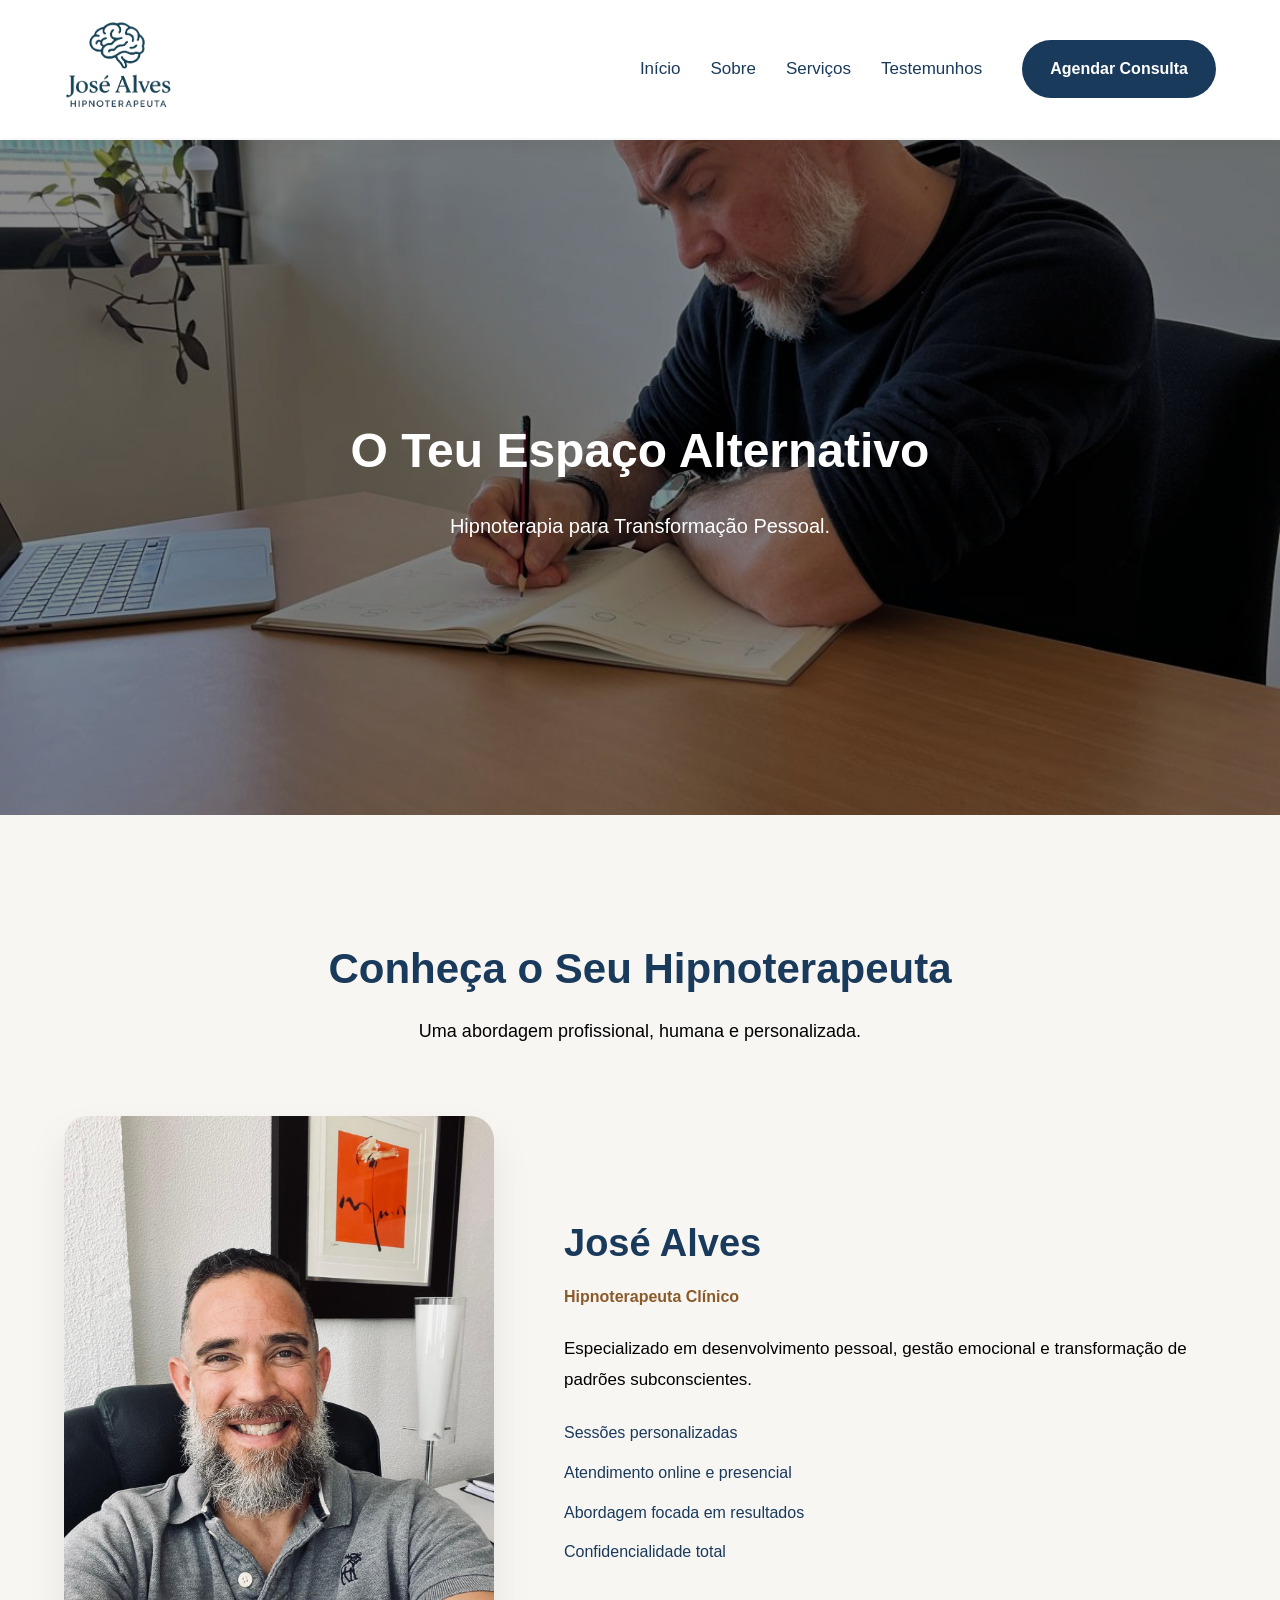
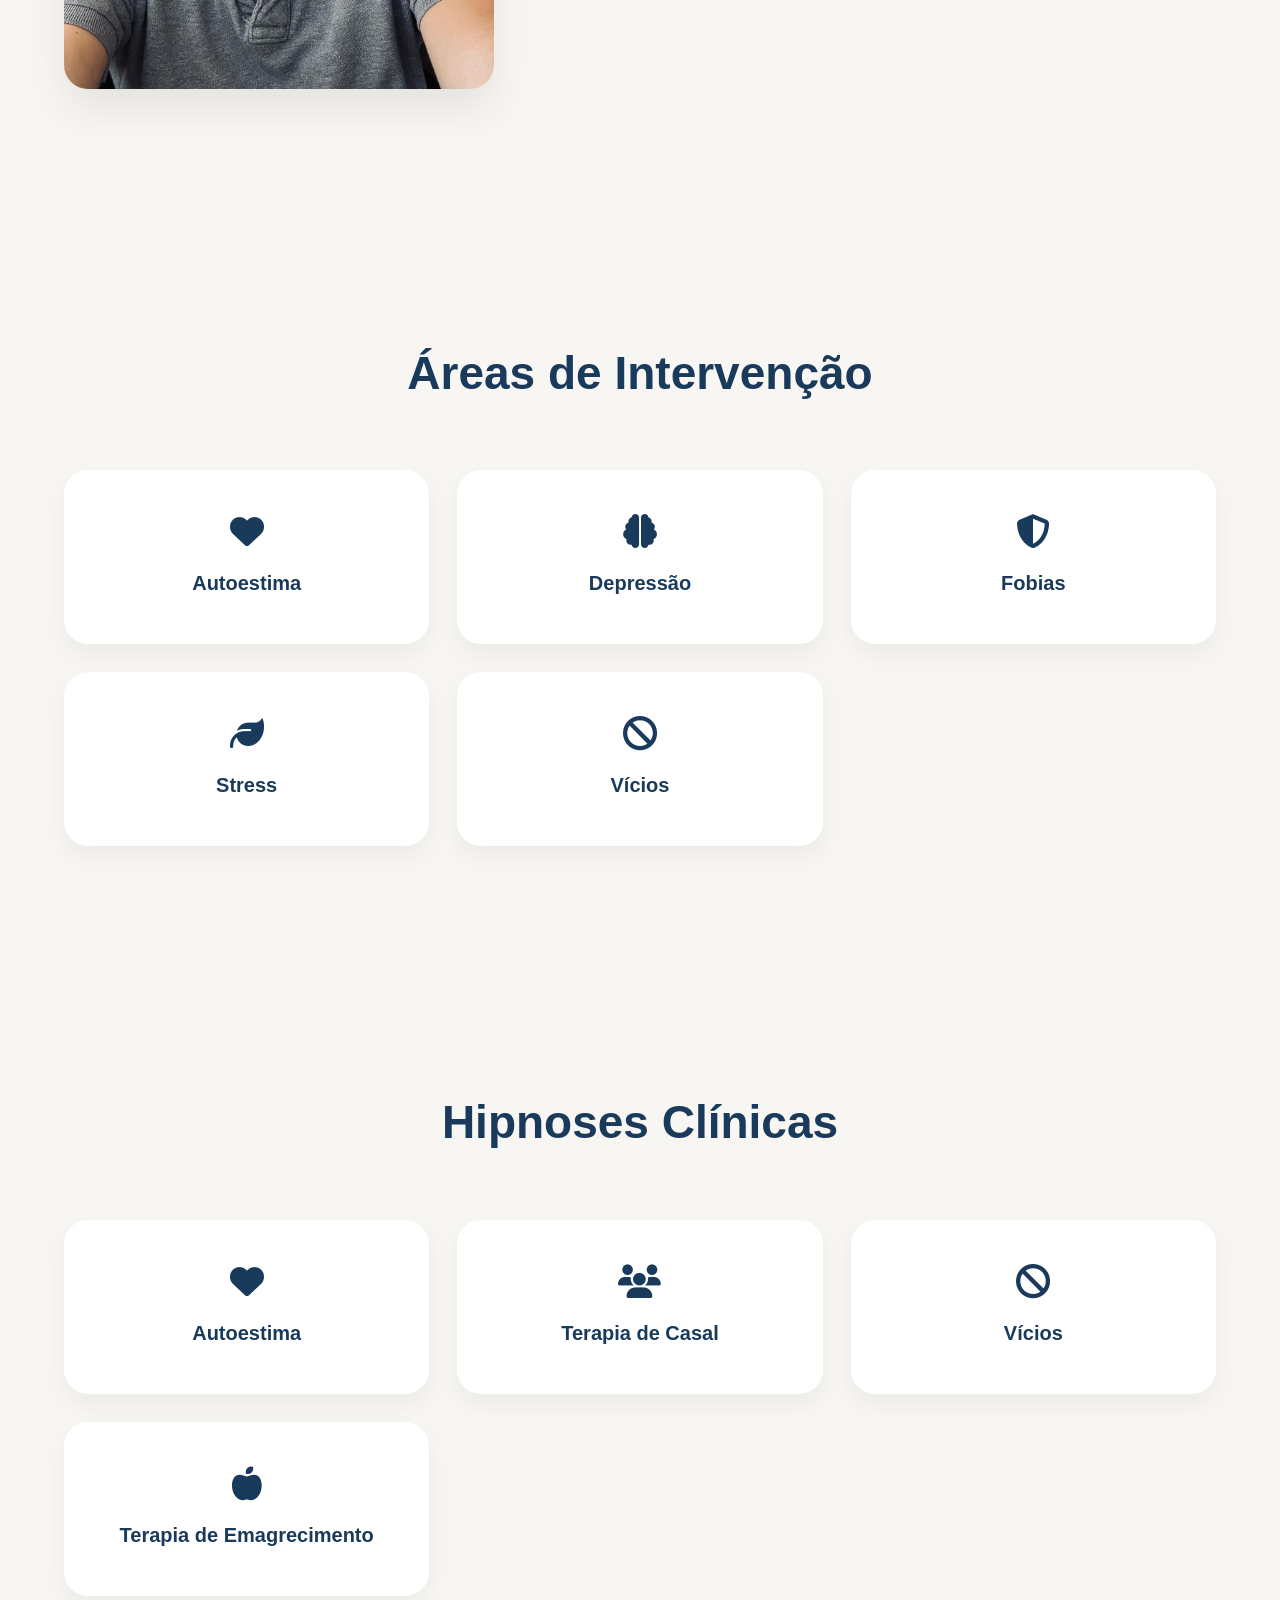
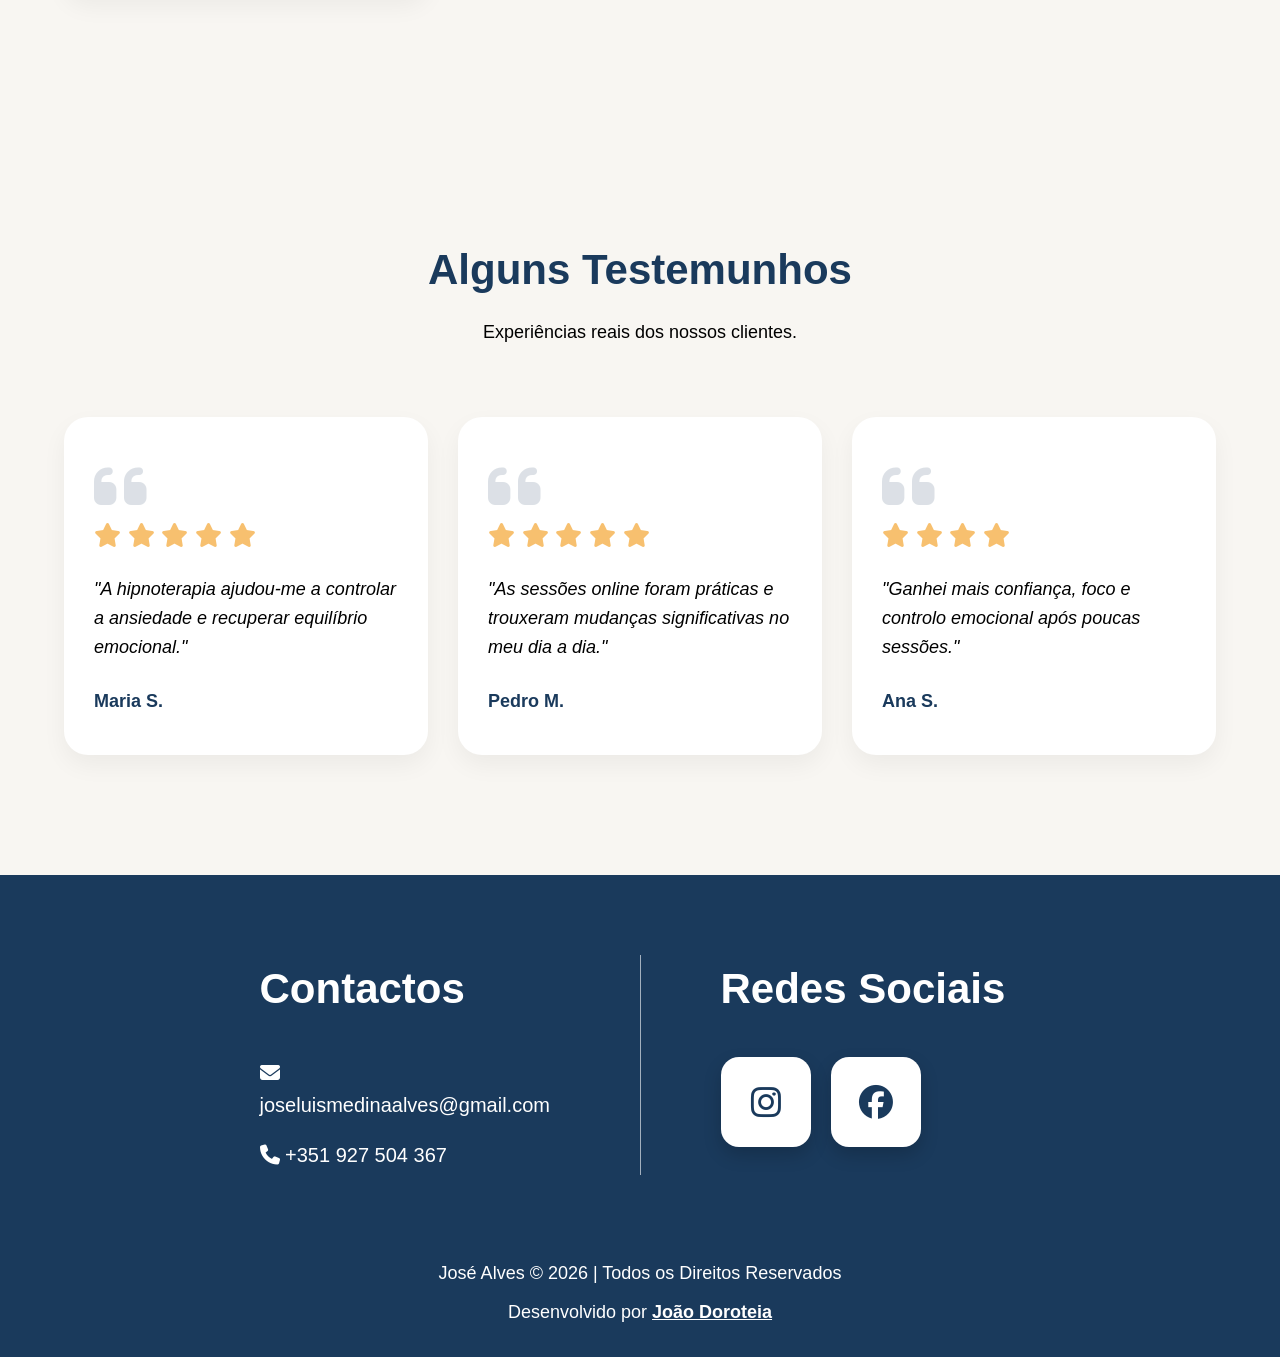
<file: index.html>
<!DOCTYPE html>
<html lang="pt">

<head>
    <meta charset="UTF-8">
    <meta name="viewport" content="width=device-width, initial-scale=1.0">
    <title>José Alves - Teu Espaço Alternativo</title>
    <link rel="stylesheet" href="styles.css" />
    <link rel="stylesheet" href="https://cdnjs.cloudflare.com/ajax/libs/font-awesome/6.5.0/css/all.min.css">
</head>

<body>

    <!-- ////////////////////////////////////////////////////////////////////////////////////////////////////////////////// -->
    <!-- ////////////////////////////////////////////////////////////////////////////////////////////////////////////////// -->

    <header class="header">

        <div class="container">

            <div class="logo">
                <img src="assets/logo_semback.png" alt="José Alves">
            </div>

            <nav class="navbar">

                <ul>
                    <li><a href="#">Início</a></li>
                    <li><a href="#me">Sobre</a></li>
                    <li><a href="#areas">Serviços</a></li>
                    <li><a href="#testemunhos">Testemunhos</a></li>
                </ul>

            </nav>

            <a href="agendar.html" class="btn-primary">Agendar Consulta</a>

        </div>

    </header>

    <!-- ////////////////////////////////////////////////////////////////////////////////////////////////////////////////// -->
    <!-- ////////////////////////////////////////////////////////////////////////////////////////////////////////////////// -->

    <section class="hero">

        <div class="slide active"></div>
        <div class="slide"></div>

        <div class="container">

            <div class="hero-overlay">

                <h1>O Teu Espaço Alternativo</h1>
                <p>Hipnoterapia para Transformação Pessoal.</p>

            </div>

        </div>

    </section>

    <!-- ////////////////////////////////////////////////////////////////////////////////////////////////////////////////// -->
    <!-- ////////////////////////////////////////////////////////////////////////////////////////////////////////////////// -->

    <section class="about" id="me">

        <div class="container">

            <div class="about-title">

                <h2>Conheça o Seu Hipnoterapeuta</h2>
                <p>Uma abordagem profissional, humana e personalizada.</p>

            </div>

            <div class="about-information">

                <div class="about-image">
                    <img src="assets/joseluis.jpeg" alt="José Alves">
                </div>

                <div class="about-content">

                    <h3>José Alves</h3>
                    <span class="credential">Hipnoterapeuta Clínico</span>

                    <p>
                        Especializado em desenvolvimento pessoal, gestão emocional
                        e transformação de padrões subconscientes.
                    </p>

                    <ul class="about-list">
                        <li>Sessões personalizadas</li>
                        <li>Atendimento online e presencial</li>
                        <li>Abordagem focada em resultados</li>
                        <li>Confidencialidade total</li>
                    </ul>

                </div>

            </div>

        </div>

    </section>

    <!-- ////////////////////////////////////////////////////////////////////////////////////////////////////////////////// -->
    <!-- ////////////////////////////////////////////////////////////////////////////////////////////////////////////////// -->

    <section class="services-areas" id="areas">

        <div class="container">

            <div class="services-title">
                <h2>Áreas de Intervenção</h2>
            </div>

            <div class="services-grid">

                <div class="service-area-card">
                    <i class="fas fa-heart"></i>
                    <h3>Autoestima</h3>
                </div>

                <div class="service-area-card">
                    <i class="fas fa-brain"></i>
                    <h3>Depressão</h3>
                </div>

                <div class="service-area-card">
                    <i class="fas fa-shield-alt"></i>
                    <h3>Fobias</h3>
                </div>

                <div class="service-area-card">
                    <i class="fas fa-leaf"></i>
                    <h3>Stress</h3>
                </div>

                <div class="service-area-card">
                    <i class="fas fa-ban"></i>
                    <h3>Vícios</h3>
                </div>

            </div>

        </div>

    </section>

    <!-- ////////////////////////////////////////////////////////////////////////////////////////////////////////////////// -->
    <!-- ////////////////////////////////////////////////////////////////////////////////////////////////////////////////// -->

    <section class="clinical-services">

        <div class="container">

            <div class="services-title">
                <h2>Hipnoses Clínicas</h2>
            </div>

            <div class="services-grid">

                <div class="service-clinical-card">
                    <i class="fas fa-heart"></i>
                    <h3>Autoestima</h3>
                </div>

                <div class="service-clinical-card">
                    <i class="fas fa-users"></i>
                    <h3>Terapia de Casal</h3>
                </div>

                <div class="service-clinical-card">
                    <i class="fas fa-ban"></i>
                    <h3>Vícios</h3>
                </div>

                <div class="service-clinical-card">
                    <i class="fas fa-apple-alt"></i>
                    <h3>Terapia de Emagrecimento</h3>
                </div>

            </div>

        </div>

    </section>

    <!-- ////////////////////////////////////////////////////////////////////////////////////////////////////////////////// -->
    <!-- ////////////////////////////////////////////////////////////////////////////////////////////////////////////////// -->

    <section class="testimonials" id="testemunhos">

        <div class="container">

            <div class="testimonials-title">
                <h2>Alguns Testemunhos</h2>
                <p>Experiências reais dos nossos clientes.</p>
            </div>

            <div class="testimonials-grid">

                <!-- ============================================================================== -->
                <!-- CARD 1 -->
                <div class="testimonial-card">

                    <span class="quote">
                        <i class="fas fa-quote-left"></i>
                    </span>

                    <div class="stars">
                        <i class="fas fa-star"></i>
                        <i class="fas fa-star"></i>
                        <i class="fas fa-star"></i>
                        <i class="fas fa-star"></i>
                        <i class="fas fa-star"></i>
                    </div>

                    <p>
                        "A hipnoterapia ajudou-me a controlar a ansiedade e
                        recuperar equilíbrio emocional."
                    </p>

                    <h4>Maria S.</h4>

                </div>

                <!-- ============================================================================== -->
                <!-- CARD 2 -->
                <div class="testimonial-card">

                    <span class="quote">
                        <i class="fas fa-quote-left"></i>
                    </span>

                    <div class="stars">
                        <i class="fas fa-star"></i>
                        <i class="fas fa-star"></i>
                        <i class="fas fa-star"></i>
                        <i class="fas fa-star"></i>
                        <i class="fas fa-star"></i>
                    </div>

                    <p>
                        "As sessões online foram práticas e trouxeram mudanças
                        significativas no meu dia a dia."
                    </p>

                    <h4>Pedro M.</h4>

                </div>

                <!-- ============================================================================== -->
                <!-- CARD 3 -->
                <div class="testimonial-card">

                    <span class="quote">
                        <i class="fas fa-quote-left"></i>
                    </span>

                    <div class="stars">
                        <i class="fas fa-star"></i>
                        <i class="fas fa-star"></i>
                        <i class="fas fa-star"></i>
                        <i class="fas fa-star"></i>
                    </div>

                    <p>
                        "Ganhei mais confiança, foco e controlo emocional após
                        poucas sessões."
                    </p>

                    <h4>Ana S.</h4>

                </div>

            </div>

        </div>

    </section>

    <!-- ////////////////////////////////////////////////////////////////////////////////////////////////////////////////// -->
    <!-- ////////////////////////////////////////////////////////////////////////////////////////////////////////////////// -->

    <footer class="footer">

        <div class="container">

            <div class="footer-left">
                <h3>Contactos</h3>
                <p><i class="fa-duotone fa-solid fa-envelope"></i> joseluismedinaalves@gmail.com</p>
                <p><i class="fa-duotone fa-solid fa-phone"></i> +351 927 504 367</p>
            </div>

            <div class="footer-divider"></div>

            <div class="footer-right">
                <h3>Redes Sociais</h3>

                <div class="social-icons">
                    <a href="https://www.instagram.com/hipno_fit/"><i class="fa-brands fa-instagram"></i></a>
                    <a href="https://www.facebook.com/joseluis.medinaalves.1"><i class="fa-brands fa-facebook"></i></a>
                </div>
            </div>

        </div>

        <div class="footer-bottom">
            <p>José Alves © 2026 | Todos os Direitos Reservados</p>
            <p>Desenvolvido por <strong>João Doroteia</strong></p>
        </div>

    </footer>

    <!-- ////////////////////////////////////////////////////////////////////////////////////////////////////////////////// -->
    <!-- ////////////////////////////////////////////////////////////////////////////////////////////////////////////////// -->

    <script src="script.js"></script>

</body>

</html>
</file>
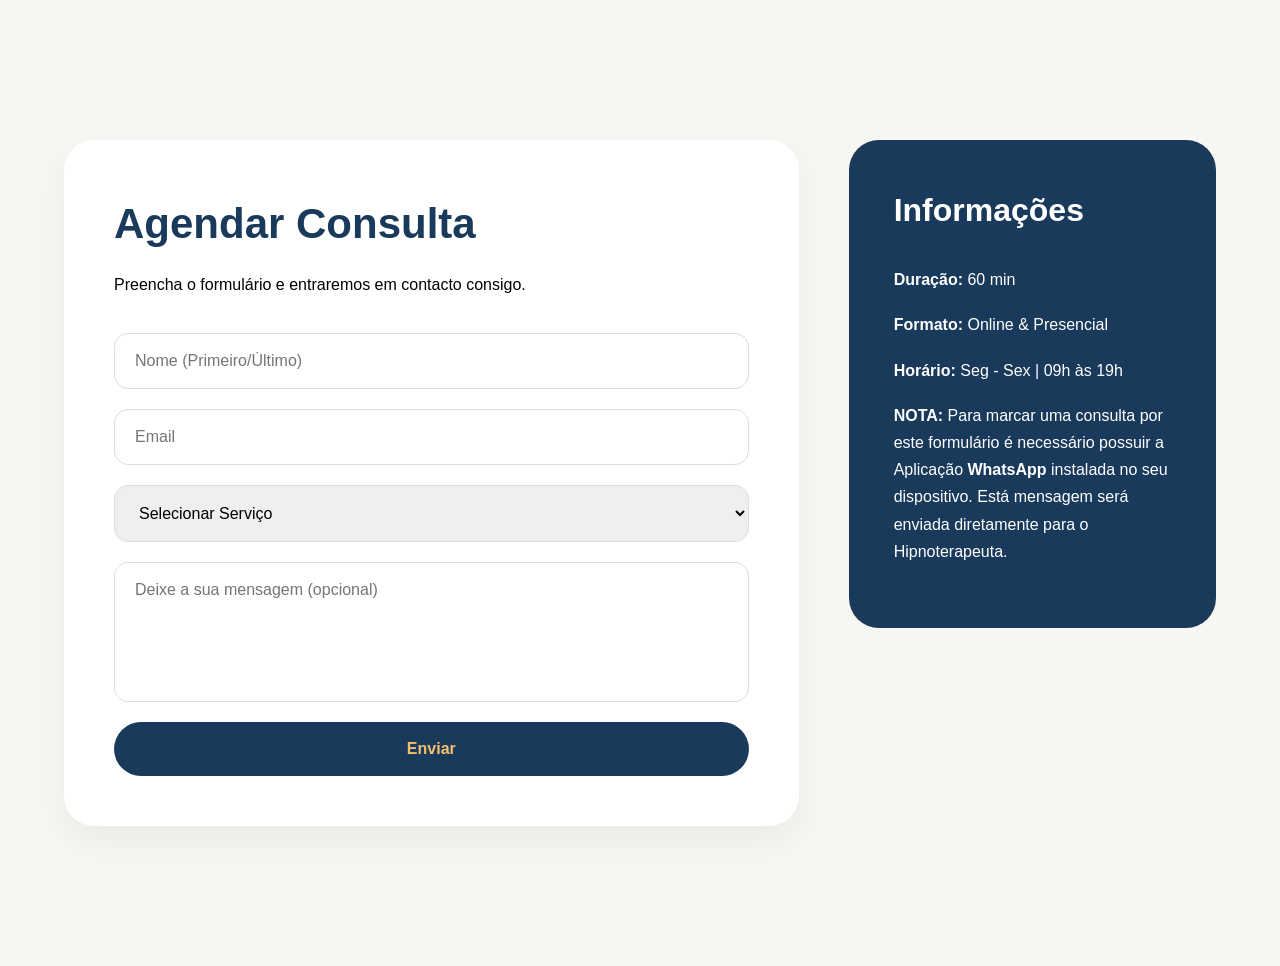
<file: agendar.html>
<!DOCTYPE html>
<html lang="pt">

<head>
    <meta charset="UTF-8">
    <meta name="viewport" content="width=device-width, initial-scale=1.0">
    <title>Agendar Consulta</title>
    <link rel="stylesheet" href="styles.css" />
</head>

<body>

    <!-- ////////////////////////////////////////////////////////////////////////////////////////////////////////////////// -->
    <!-- ////////////////////////////////////////////////////////////////////////////////////////////////////////////////// -->

    <section class="agendar">

        <div class="container">

            <div class="agendar-form">

                <h1>Agendar Consulta</h1>
                <p>Preencha o formulário e entraremos em contacto consigo.</p>

                <form id="agendarForm">

                    <input type="text" placeholder="Nome (Primeiro/Último)" required>
                    <input type="email" placeholder="Email" required>

                    <select required>
                        <option value="">Selecionar Serviço</option>

                        <optgroup label="Áreas de Intervenção">

                            <option>Ansiedade</option>
                            <option>Depressão</option>
                            <option>Fobias</option>
                            <option>Stress</option>
                            <option>Vícios</option>
                            <option>Confiança</option>

                        </optgroup>

                        <optgroup label="Hipnoses Clínicas">

                            <option>Autoestima</option>
                            <option>Terapia de Casal</option>
                            <option>Hipnose para Vícios</option>
                            <option>Terapia de Emagrecimento</option>

                        </optgroup>

                    </select>

                    <textarea placeholder="Deixe a sua mensagem (opcional)"></textarea>

                    <button type="submit">Enviar</button>

                </form>

            </div>

            <div class="agendar-info">

                <h2>Informações</h2>

                <p><strong>Duração:</strong> 60 min</p>
                <p><strong>Formato:</strong> Online & Presencial</p>
                <p><strong>Horário:</strong> Seg - Sex | 09h às 19h</p>
                <p><strong>NOTA:</strong> Para marcar uma consulta por este formulário é necessário possuir a Aplicação
                    <strong>WhatsApp</strong> instalada no seu dispositivo. Está mensagem será enviada diretamente para o Hipnoterapeuta.</p>
            </div>

        </div>

    </section>

    <!-- ////////////////////////////////////////////////////////////////////////////////////////////////////////////////// -->
    <!-- ////////////////////////////////////////////////////////////////////////////////////////////////////////////////// -->

    <script src="script.js"></script>

</body>

</html>
</file>
<file: styles.css>
/* ====================================
   CONFIGURAÇÕES & COMPONENTES GERAIS
======================================= */
:root {
    --primary: #1A3A5C;
    --secondary: #f7c06f;
    --light: white;
    --dark: black;
}

* {
    margin: 0;
    padding: 0;
    box-sizing: border-box;
    font-family: Trebuchet MS, sans-serif
}

html {
    scroll-behavior: smooth;
}

body {
    background: var(--light);
    line-height: 1.6;
}

.container {
    width: 90%;
    max-width: 1200px;
    margin: auto;
}

/* ===================
   BOTÕES DO WEBSITE
====================== */
.btn-primary {
    padding: 16px 28px;
    background: var(--primary);
    color: var(--light);
    text-decoration: none;
    border-radius: 999px;
    font-weight: 600;
}

.btn-primary:hover {
    background: var(--secondary);
    color: var(--primary);
}


/* ============================================================================================================================= */
/* ============================================================================================================================= */

/* ==========================================
   HEADER - BARRA DE NAVEGAÇÃO (index.html) 
============================================= */
.header {
    position: fixed;
    top: 0;
    width: 100%;
    background: var(--light);
    padding: 20px 0;
    z-index: 1000;
    box-shadow: 0 4px 20px rgba(0, 0, 0, 0.06);
}

.header .container {
    width: 90%;
    max-width: 1400px;
    margin: 0 auto;
    display: flex;
    align-items: center;
    justify-content: space-between;
}

.logo img {
    height: 90px;
}

.navbar {
    margin-left: auto;
    margin-right: 40px;
}

.navbar ul {
    display: flex;
    list-style: none;
    gap: 30px;
}

.navbar a {
    text-decoration: none;
    color: var(--primary);
    font-size: 17px;
    font-weight: 500;
}

.navbar a:hover {
    text-decoration: underline;
    color: var(--secondary);
}


/* ============================================================================================================================= */
/* ============================================================================================================================= */

/* ======================================
   HERO - PÁGINA PRINCIPAL (index.html) 
========================================= */
.hero {
    margin-top: 140px;
    height: 75vh;
    position: relative;
    overflow: hidden;
    display: flex;
    justify-content: center;
    align-items: center;
}

.slide {
    position: absolute;
    inset: 0;
    background-size: cover;
    background-position: center;
    opacity: 0;
    transition: opacity 1.8s ease-in-out;
}

.slide.active {
    opacity: 1;
}

.hero::after {
    content: "";
    position: absolute;
    inset: 0;
    background: rgba(0, 0, 0, 0.45);
    z-index: 1;
}

.hero-overlay {
    position: relative;
    z-index: 2;
    text-align: center;
    color: var(--light);
    padding: 40px;
}

.hero h1 {
    font-size: 48px;
    margin-bottom: 20px;
}

.hero p {
    font-size: 20px;
}


/* ============================================================================================================================= */
/* ============================================================================================================================= */

/* ===========================================
   SOBRE MIM - PÁGINA PRINCIPAL (index.html) 
============================================== */
.about {
    padding: 120px 0;
    background: #F8F6F2;
}

.about-title {
    text-align: center;
    margin-bottom: 70px;
}

.about-title h2 {
    font-size: 42px;
    color: var(--primary);
    margin-bottom: 15px;
}

.about-title p {
    font-size: 18px;
    color: var(--dark);
}

.about-information {
    display: flex;
    align-items: center;
    gap: 70px;
}

.about-image img {
    width: 430px;
    border-radius: 24px;
    object-fit: cover;
    box-shadow: 0 20px 40px rgba(0, 0, 0, 0.08);
}

.about-content {
    flex: 1;
}

.about-content h3 {
    font-size: 38px;
    color: var(--primary);
    margin-bottom: 10px;
}

.credential {
    display: inline-block;
    margin-bottom: 25px;
    color: #8B5A2B;
    font-weight: 600;
}

.about-content p {
    font-size: 17px;
    line-height: 1.8;
    color: var(--dark);
    margin-bottom: 25px;
}

.about-list {
    list-style: none;
    margin-bottom: 35px;
}

.about-list li {
    margin-bottom: 14px;
    color: var(--primary);
    font-size: 16px;
}


/* ============================================================================================================================= */
/* ============================================================================================================================= */

/* ==========================================
   SERVIÇOS - PÁGINA PRINCIPAL (index.html) 
============================================= */
.services-areas,
.clinical-services {
    padding: 120px 0;
    background: #F8F6F2;
}

.services-title {
    text-align: center;
    margin-bottom: 60px;
}

.services-title h2 {
    font-size: 46px;
    color: var(--primary);
    margin-bottom: 12px;
}

.services-grid {
    display: grid;
    grid-template-columns: repeat(3, 1fr);
    gap: 28px;
}

.service-area-card,
.service-clinical-card {
    background: var(--light);
    padding: 45px 20px;
    border-radius: 24px;
    text-align: center;
    cursor: pointer;
    box-shadow: 0 10px 25px rgba(0, 0, 0, 0.05);
    transition: 0.3s ease;
}

.service-area-card:hover,
.service-clinical-card:hover {
    background: var(--primary);
    transform: translateY(-8px);
}

.service-area-card i,
.service-clinical-card i {
    font-size: 34px;
    color: var(--primary);
    margin-bottom: 18px;
    transition: 0.3s;
}

.service-area-card h3,
.service-clinical-card h3 {
    color: var(--primary);
    font-size: 20px;
    transition: 0.3s;
}

.service-area-card:hover i,
.service-area-card:hover h3,
.service-clinical-card:hover i,
.service-clinical-card:hover h3 {
    color: var(--light);
}


/* ============================================================================================================================= */
/* ============================================================================================================================= */

/* =============================================
   TESTEMUNHOS - PÁGINA PRINCIPAL (index.html) 
================================================ */
.testimonials {
    padding: 120px 0;
    background: #F8F6F2;
}

.testimonials-title {
    text-align: center;
    margin-bottom: 70px;
}

.testimonials-title h2 {
    font-size: 42px;
    color: var(--primary);
    margin-bottom: 15px;
}

.testimonials-title p {
    font-size: 18px;
    color: var(--dark);
}

.testimonials-grid {
    display: grid;
    grid-template-columns: repeat(3, 1fr);
    gap: 30px;
    margin-top: 50px;
}

.testimonial-card {
    background: var(--light);
    padding: 40px 30px;
    border-radius: 24px;
    box-shadow: 0 10px 25px rgba(0, 0, 0, 0.05);
    transition: 0.3s ease;
}

.testimonial-card:hover {
    transform: translateY(-8px);
}

.quote i {
    font-size: 60px;
    color: var(--primary);
    opacity: 0.15;
    display: block;
    line-height: 1;
}

.stars {
    font-size: 24px;
    color: var(--secondary);
    margin-bottom: 20px;
}

.testimonial-card p {
    font-size: 18px;
    color: var(--dark);
    line-height: 1.6;
    margin-bottom: 25px;
    font-style: italic;
}

.testimonial-card h4 {
    color: var(--primary);
    font-size: 18px;
    font-weight: 600;
}


/* ============================================================================================================================= */
/* ============================================================================================================================= */

/* ========================================
   RODAPÉ - PÁGINA PRINCIPAL (index.html) 
=========================================== */
.footer {
    background: var(--primary);
    color: var(--light);
    padding: 80px 0 30px;
}

.footer .container {
    display: flex;
    justify-content: center;
    align-items: flex-start;
    gap: 80px;
    margin-bottom: 70px;
}

.footer-left,
.footer-right {
    width: 300px;
}

.footer-left h3,
.footer-right h3 {
    font-size: 42px;
    margin-bottom: 35px;
}

.footer-left p {
    font-size: 20px;
    margin-bottom: 18px;
}

.footer-divider {
    width: 1px;
    height: 220px;
    background: rgba(255, 255, 255, 0.6);
}

.social-icons {
    display: flex;
    gap: 20px;
    margin-top: 20px;
}

.social-icons a {
    width: 90px;
    height: 90px;
    background: var(--light);
    border-radius: 18px;
    display: flex;
    justify-content: center;
    align-items: center;
    color: var(--primary);
    font-size: 34px;
    text-decoration: none;
    box-shadow: 0 8px 18px rgba(0, 0, 0, 0.18);
    transition: 0.3s ease;
}

.social-icons a:hover {
    transform: translateY(-5px);
}

.footer-bottom {
    text-align: center;
    font-size: 18px;
}

.footer-bottom p:first-child {
    margin-bottom: 10px;
}

.footer-bottom strong {
    text-decoration: underline;
}


/* ============================================================================================================================= */
/* ============================================================================================================================= */

/* =================================
   AGENDAR CONSULTA (agendar.html) 
==================================== */
.agendar {
    min-height: 100vh;
    padding: 140px 0;
    background: #F8F6F2;
}

.agendar .container {
    display: grid;
    grid-template-columns: 2fr 1fr;
    gap: 50px;
    align-items: start;
}

.agendar-form {
    background: var(--light);
    padding: 50px;
    border-radius: 30px;
    box-shadow: 0 15px 35px rgba(0, 0, 0, 0.05);
}

.agendar-form h1 {
    font-size: 42px;
    color: var(--primary);
    margin-bottom: 15px;
}

.agendar-form p {
    color: var(--dark);
    margin-bottom: 35px;
}

.agendar-form form {
    display: flex;
    flex-direction: column;
    gap: 20px;
}

.agendar-form input,
.agendar-form select,
.agendar-form textarea {
    padding: 18px 20px;
    border: 1px solid #ddd;
    border-radius: 14px;
    font-size: 16px;
    font-family: inherit;
    outline: none;
}

.agendar-form textarea {
    min-height: 140px;
    resize: none;
}

.agendar-form button {
    padding: 18px;
    border: none;
    border-radius: 999px;
    background: var(--primary);
    color: var(--secondary);
    font-size: 16px;
    font-weight: 600;
    cursor: pointer;
}

.agendar-info {
    background: var(--primary);
    color: var(--light);
    padding: 45px;
    border-radius: 30px;
}

.agendar-info h2 {
    font-size: 32px;
    margin-bottom: 30px;
}

.agendar-info p {
    margin-bottom: 18px;
    line-height: 1.7;
}


/* ============================================================================================================================= */
/* ============================================================================================================================= */

/* =====================
   RESPONSIVO - TABLET
======================== */
@media (max-width: 1024px) {

    .services-grid,
    .testimonials-grid {
        grid-template-columns: repeat(2, 1fr);
    }

    .about-information {
        gap: 40px;
    }

    .about-image img {
        width: 350px;
    }

    .agendar .container {
        grid-template-columns: 1fr;
    }

    .agendar-info {
        order: -1;
    }
}


/* ============================================================================================================================= */
/* ============================================================================================================================= */

/* =====================
   RESPONSIVO - MOBILE
======================== */
@media (max-width: 768px) {

    /* HEADER */
    .header {
        padding: 15px 0;
    }

    .header .container {
        flex-direction: column;
        gap: 20px;
    }

    .logo img {
        height: 70px;
    }

    .navbar {
        margin: 0;
    }

    .navbar ul {
        gap: 20px;
        flex-wrap: wrap;
        justify-content: center;
    }

    .btn-primary {
        padding: 14px 22px;
    }

    /* HERO */
    .hero {
        margin-top: 190px;
        height: 60vh;
    }

    .hero h1 {
        font-size: 34px;
    }

    .hero p {
        font-size: 18px;
    }

    /* TITULOS */
    .about-title h2,
    .services-title h2,
    .testimonials-title h2 {
        font-size: 32px;
    }

    /* ABOUT */
    .about {
        padding: 80px 0;
    }

    .about-information {
        flex-direction: column;
        text-align: center;
    }

    .about-image img {
        width: 100%;
        max-width: 350px;
    }

    .about-content h3 {
        font-size: 32px;
    }

    .about-list {
        padding: 0;
    }

    /* SERVIÇOS */
    .services-grid {
        grid-template-columns: 1fr;
    }

    .service-area-card,
    .service-clinical-card {
        padding: 35px 20px;
    }

    /* TESTEMUNHOS */
    .testimonials-grid {
        grid-template-columns: 1fr;
    }

    /* FOOTER */
    .footer .container {
        flex-direction: column;
        align-items: center;
        text-align: center;
        gap: 40px;
    }

    .footer-divider {
        display: none;
    }

    .footer-left,
    .footer-right {
        width: 100%;
    }

    .footer-left h3,
    .footer-right h3 {
        font-size: 30px;
    }

    .social-icons {
        justify-content: center;
    }

    .social-icons a {
        width: 70px;
        height: 70px;
        font-size: 28px;
    }

    /* AGENDAR */
    .agendar {
        padding: 180px 0 80px;
    }

    .agendar .container {
        grid-template-columns: 1fr;
    }

    .agendar-form {
        padding: 30px;
    }

    .agendar-info {
        padding: 30px;
    }

    .agendar-form h1 {
        font-size: 32px;
    }

    .agendar-info h2 {
        font-size: 28px;
    }
}
</file>
